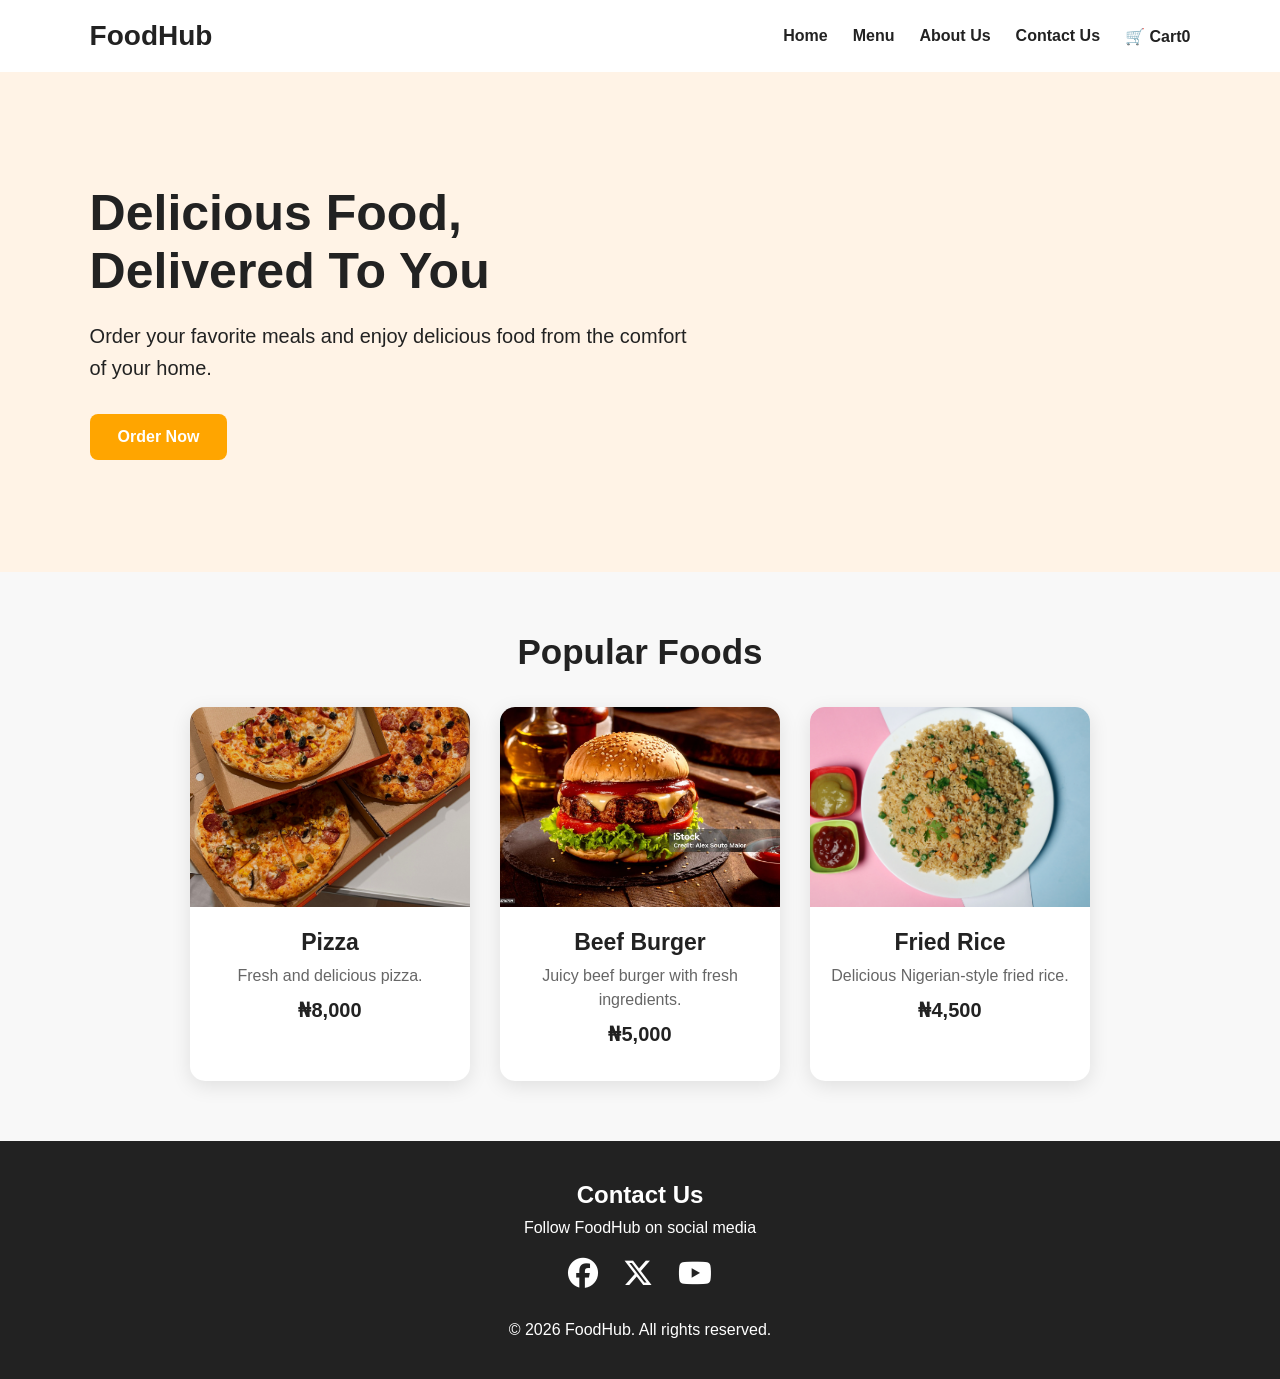
<file: index.html>
<!DOCTYPE html>
<html lang="en">

<head>
    <meta charset="UTF-8">
    <meta name="viewport" content="width=device-width, initial-scale=1.0">

    <title>FoodHub | Delicious Food Delivered</title>

    <link rel="stylesheet" href="css/style.css">

    <!-- Font Awesome Icons -->
    <link rel="stylesheet" href="https://cdnjs.cloudflare.com/ajax/libs/font-awesome/6.7.2/css/all.min.css">
</head>

<body>

    <!-- Website Header -->
    <header>

        <nav>
            <h1> FoodHub</h1>

            <ul>
                <li><a href="index.html">Home</a></li>
                <li><a href="menu.html">Menu</a></li>
                <li><a href="about.html">About Us</a></li>
                <li><a href="contact.html">Contact Us</a></li>
                <li><a href="cart.html">🛒 Cart</a></li>
            </ul>
        </nav>

    </header>


    <!-- Main Content -->
    <main>

        <!-- Hero Section -->
        <section class="hero">

            <div class="hero-text">

                <h2>Delicious Food,<br>Delivered To You </h2>

                <p>
                    Order your favorite meals and enjoy
                    delicious food from the comfort of your home.
                </p>

                <a href="menu.html">Order Now</a>

            </div>

        </section>


        <!-- Popular Food Section -->
        <section class="popular">

            <h2>Popular Foods</h2>

            <div class="food-container">

                <article class="food-card">

                    <img src="images/pizza.jpg" alt="Delicious Pizza">

                    <h3>Pizza</h3>

                    <p>Fresh and delicious pizza.</p>

                    <strong>₦8,000</strong>

                </article>


                <article class="food-card">

                    <img src="images/burger.jpg" alt="Delicious Burger">

                    <h3>Beef Burger</h3>

                    <p>Juicy beef burger with fresh ingredients.</p>

                    <strong>₦5,000</strong>

                </article>


                <article class="food-card">

                    <img src="images/Fried Rice.jpg" alt="Fried Rice">

                    <h3>Fried Rice</h3>

                    <p>Delicious Nigerian-style fried rice.</p>

                    <strong>₦4,500</strong>

                </article>

            </div>

        </section>

    </main>


    <!-- Footer -->
   <footer>

    <div class="contact-footer">

        <h2>Contact Us</h2>

        <p>Follow FoodHub on social media</p>

        <div class="social-icons">

            <a href="https://facebook.com" target="_blank" aria-label="Facebook">
                <i class="fa-brands fa-facebook"></i>
            </a>

            <a href="https://twitter.com" target="_blank" aria-label="Twitter">
                <i class="fa-brands fa-x-twitter"></i>
            </a>

            <a href="https://youtube.com" target="_blank" aria-label="YouTube">
                <i class="fa-brands fa-youtube"></i>
            </a>

        </div>

    </div>

    <p>&copy; 2026 FoodHub. All rights reserved.</p>

</footer>

    <script src="js/script.js"></script>

</body>

</html>
</file>
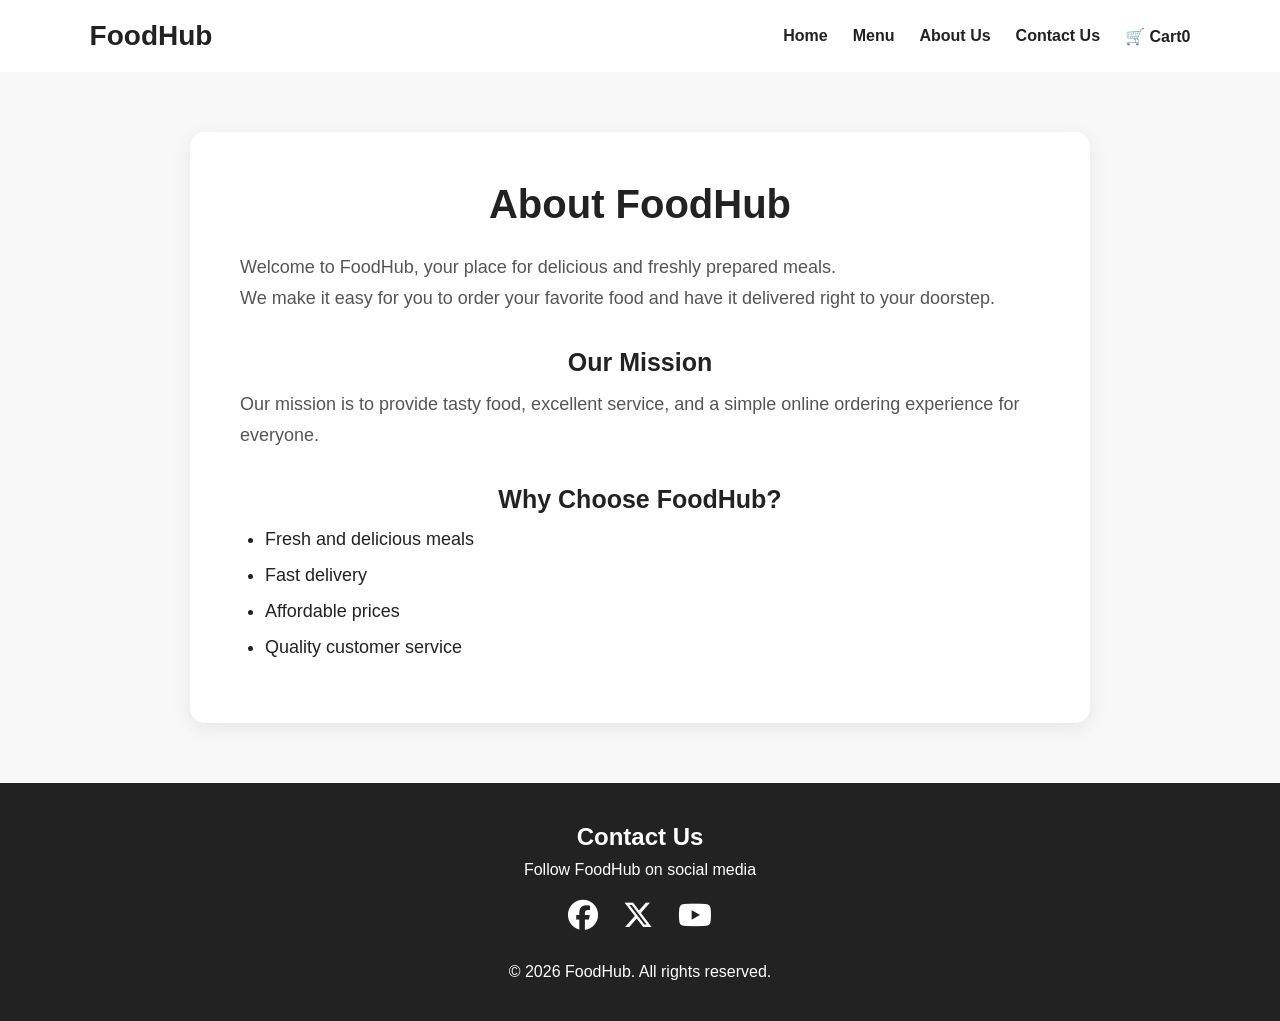
<file: about-DESKTOP-LKESPAM.html>
<!DOCTYPE html>
<html lang="en">

<head>
    <meta charset="UTF-8">
    <meta name="viewport" content="width=device-width, initial-scale=1.0">

    <title>FoodHub | About Us</title>

    <link rel="stylesheet" href="css/style.css">

    <!-- Font Awesome -->
    <link rel="stylesheet"
        href="https://cdnjs.cloudflare.com/ajax/libs/font-awesome/6.7.2/css/all.min.css">
</head>

<body>

    <!-- Header -->
    <header>

        <nav>

            <h1> FoodHub</h1>

            <ul>
                <li><a href="index.html">Home</a></li>
                <li><a href="menu.html">Menu</a></li>
                <li><a href="about.html">About Us</a></li>
                <li><a href="contact.html">Contact Us</a></li>
                <li><a href="cart.html">🛒 Cart</a></li>
            </ul>

        </nav>

    </header>


    <!-- Main Content -->
    <main>

        <section class="about">

            <h2>About FoodHub</h2>

            <p>
                Welcome to FoodHub, your place for delicious and
                freshly prepared meals.
            </p>

            <p>
                We make it easy for you to order your favorite food
                and have it delivered right to your doorstep.
            </p>

            <h3>Our Mission</h3>

            <p>
                Our mission is to provide tasty food, excellent service,
                and a simple online ordering experience for everyone.
            </p>

            <h3>Why Choose FoodHub?</h3>

            <ul>
                <li> Fresh and delicious meals</li>
                <li> Fast delivery</li>
                <li> Affordable prices</li>
                <li> Quality customer service</li>
            </ul>

        </section>

    </main>


    <!-- Footer -->
    <footer>

        <div class="contact-footer">

            <h2>Contact Us</h2>

            <p>Follow FoodHub on social media</p>

            <div class="social-icons">

                <a href="#" aria-label="Facebook">
                    <i class="fa-brands fa-facebook"></i>
                </a>

                <a href="#" aria-label="Twitter">
                    <i class="fa-brands fa-x-twitter"></i>
                </a>

                <a href="#" aria-label="YouTube">
                    <i class="fa-brands fa-youtube"></i>
                </a>

            </div>

        </div>

        <p>&copy; 2026 FoodHub. All rights reserved.</p>

    </footer>


    <script src="js/script.js"></script>

</body>
</html>
</file>
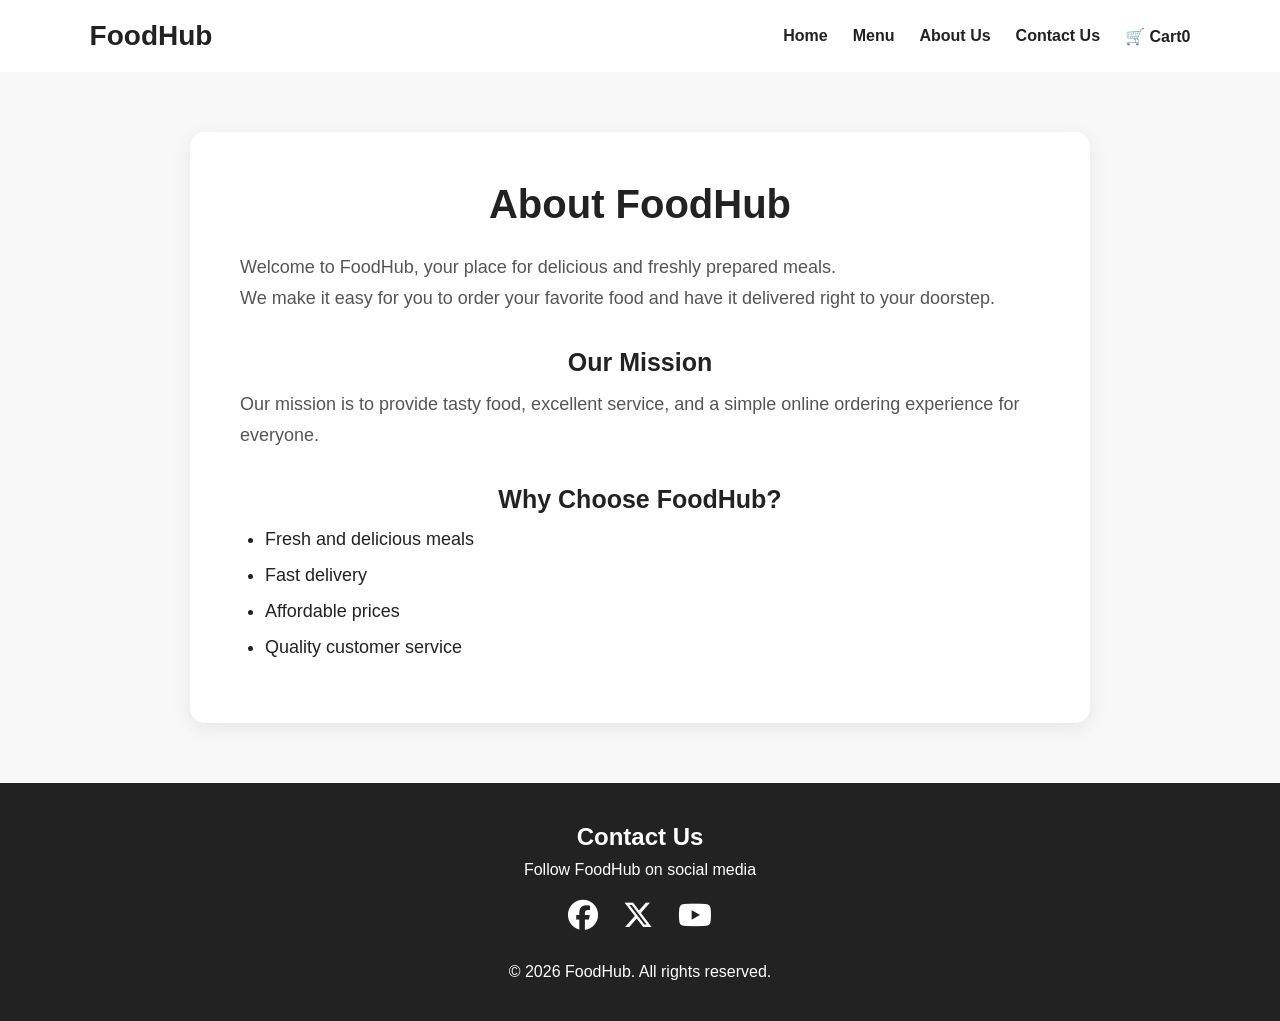
<file: about.html>
<!DOCTYPE html>
<html lang="en">

<head>
    <meta charset="UTF-8">
    <meta name="viewport" content="width=device-width, initial-scale=1.0">

    <title>FoodHub | About Us</title>

    <link rel="stylesheet" href="css/style.css">

    <!-- Font Awesome -->
    <link rel="stylesheet"
        href="https://cdnjs.cloudflare.com/ajax/libs/font-awesome/6.7.2/css/all.min.css">
</head>

<body>

    <!-- Header -->
    <header>

        <nav>

            <h1> FoodHub</h1>

            <ul>
                <li><a href="index.html">Home</a></li>
                <li><a href="menu.html">Menu</a></li>
                <li><a href="about.html">About Us</a></li>
                <li><a href="contact.html">Contact Us</a></li>
                <li><a href="cart.html">🛒 Cart</a></li>
            </ul>

        </nav>

    </header>


    <!-- Main Content -->
    <main>

        <section class="about">

            <h2>About FoodHub</h2>

            <p>
                Welcome to FoodHub, your place for delicious and
                freshly prepared meals.
            </p>

            <p>
                We make it easy for you to order your favorite food
                and have it delivered right to your doorstep.
            </p>

            <h3>Our Mission</h3>

            <p>
                Our mission is to provide tasty food, excellent service,
                and a simple online ordering experience for everyone.
            </p>

            <h3>Why Choose FoodHub?</h3>

            <ul>
                <li> Fresh and delicious meals</li>
                <li> Fast delivery</li>
                <li> Affordable prices</li>
                <li> Quality customer service</li>
            </ul>

        </section>

    </main>


    <!-- Footer -->
    <footer>

        <div class="contact-footer">

            <h2>Contact Us</h2>

            <p>Follow FoodHub on social media</p>

            <div class="social-icons">

                <a href="#" aria-label="Facebook">
                    <i class="fa-brands fa-facebook"></i>
                </a>

                <a href="#" aria-label="Twitter">
                    <i class="fa-brands fa-x-twitter"></i>
                </a>

                <a href="#" aria-label="YouTube">
                    <i class="fa-brands fa-youtube"></i>
                </a>

            </div>

        </div>

        <p>&copy; 2026 FoodHub. All rights reserved.</p>

    </footer>


    <script src="js/script.js"></script>

</body>

</html>
</file>
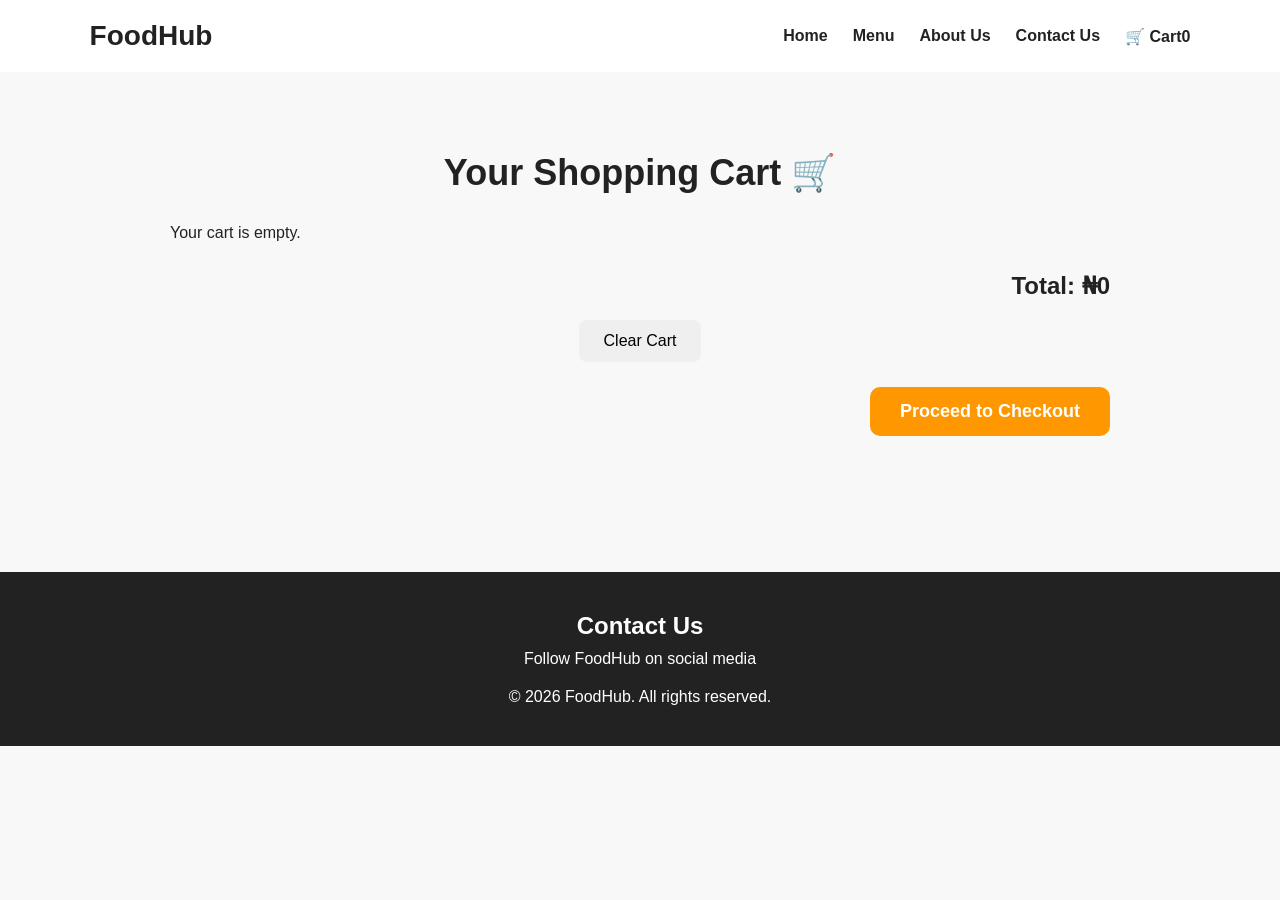
<file: cart.html>
<!DOCTYPE html>
<html lang="en">

<head>
    <meta charset="UTF-8">
    <meta name="viewport" content="width=device-width, initial-scale=1.0">

    <title>FoodHub | Cart</title>

    <link rel="stylesheet" href="css/style.css">
</head>

<body>

    <header>

        <nav>

            <h1> FoodHub</h1>

            <ul>
                <li><a href="index.html">Home</a></li>
                <li><a href="menu.html">Menu</a></li>
                <li><a href="about.html">About Us</a></li>
                <li><a href="contact.html">Contact Us</a></li>
                <li><a href="cart.html">🛒 Cart</a></li>
            </ul>

        </nav>

    </header>


    <main>

        <section class="cart">

            <h2>Your Shopping Cart 🛒</h2>

            <div id="cart-items">
                <!-- JavaScript will put cart items here -->
            </div>

            <h3 id="cart-total">
                Total: ₦0
            </h3>

            <button id="clear-cart">
                Clear Cart
            </button>
            <a href="checkout.html" id="checkoutBtn">Proceed to Checkout</a>

        </section>

    </main>


    <footer>

        <div class="contact-footer">

            <h2>Contact Us</h2>

            <p>Follow FoodHub on social media</p>

        </div>

        <p>&copy; 2026 FoodHub. All rights reserved.</p>

    </footer>


    <script src="js/script.js"></script>

</body>

</html>
</file>
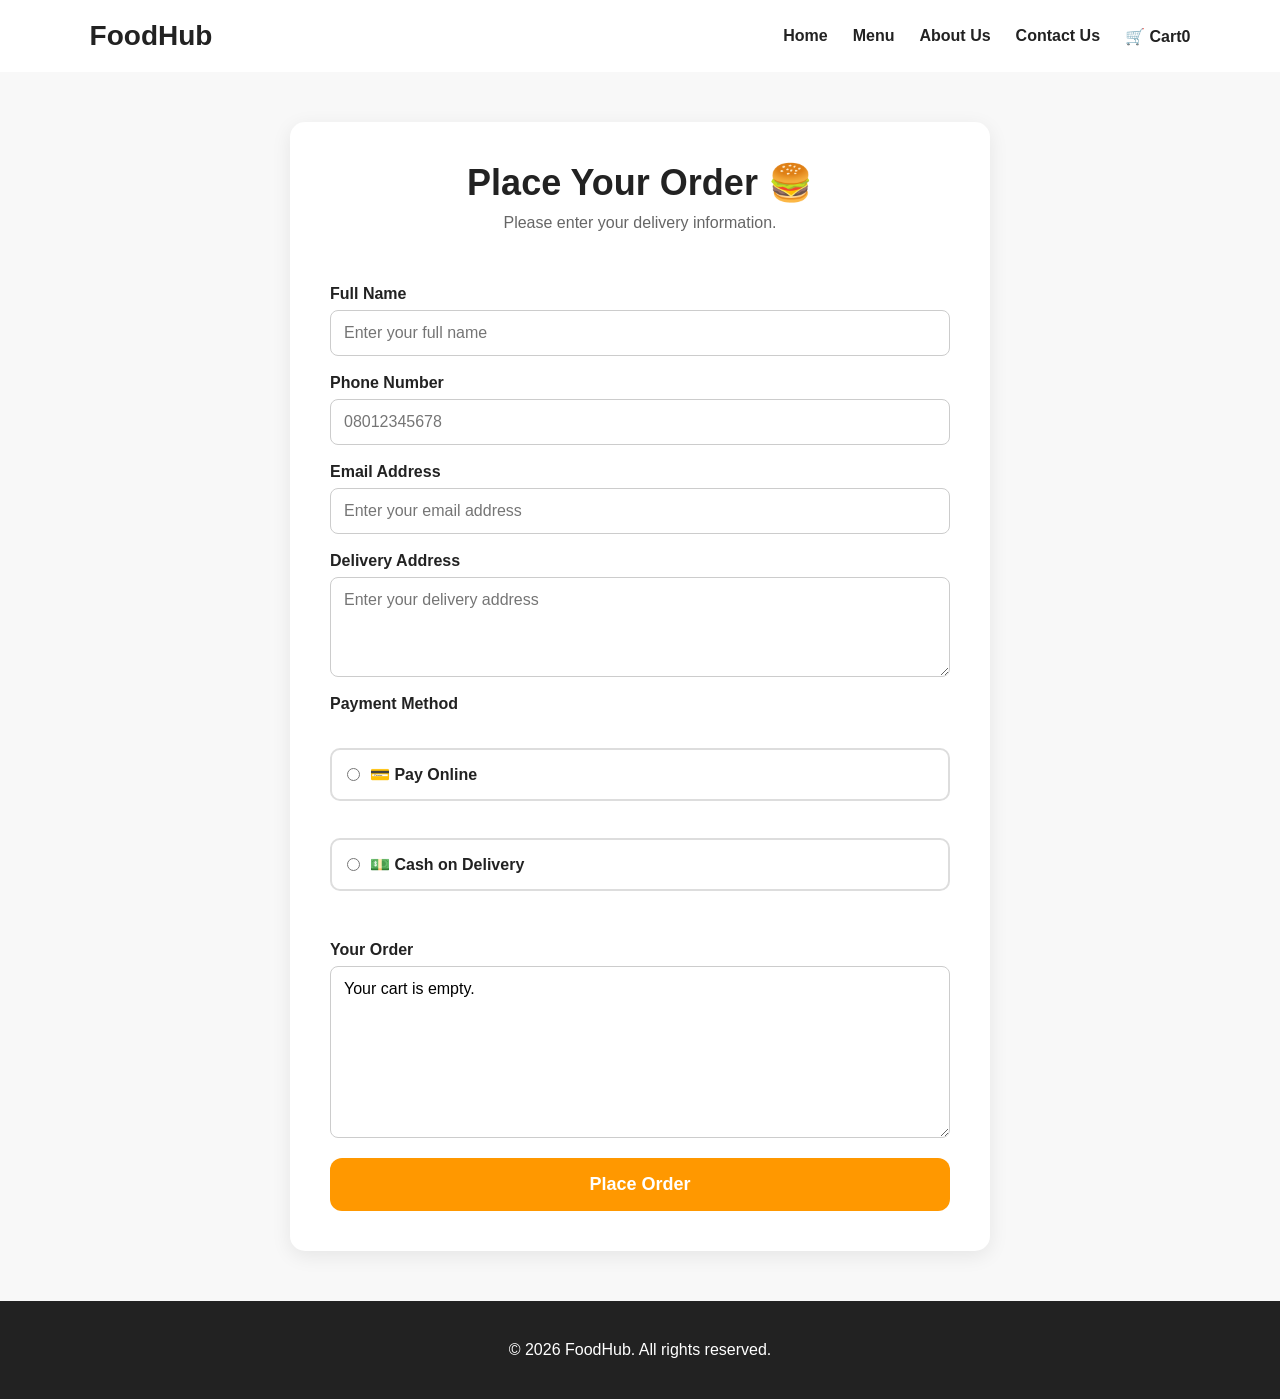
<file: checkout.html>
<!DOCTYPE html>
<html lang="en">

<head>
    <meta charset="UTF-8">
    <meta name="viewport" content="width=device-width, initial-scale=1.0">

    <title>FoodHub | Checkout</title>

    <link rel="stylesheet" href="css/style.css">
</head>

<body>

    <header>
        <nav>

            <h1>FoodHub</h1>

            <ul>
                <li><a href="index.html">Home</a></li>
                <li><a href="menu.html">Menu</a></li>
                <li><a href="about.html">About Us</a></li>
                <li><a href="contact.html">Contact Us</a></li>
                <li><a href="cart.html">🛒 Cart</a></li>
            </ul>

        </nav>
    </header>


    <main>

        <section class="checkout">

            <h2>Place Your Order 🍔</h2>

            <p>Please enter your delivery information.</p>


            <form
                action="https://formspree.io/f/xeajgrky"
                method="POST">

                <label for="customer-name">
                    Full Name
                </label>

                <input
                    type="text"
                    id="customer-name"
                    name="customer_name"
                    placeholder="Enter your full name"
                    required>


                <label for="phone">
                    Phone Number
                </label>

                <input
                    type="tel"
                    id="phone"
                    name="phone"
                    placeholder="08012345678"
                    required>
                    <label for="email">
    Email Address
</label>

<input
    type="email"
    id="email"
    name="email"
    placeholder="Enter your email address"
    required>


                <label for="address">
                    Delivery Address
                </label>

                <textarea
                    id="address"
                    name="address"
                    rows="4"
                    placeholder="Enter your delivery address"
                    required></textarea>
                    <label>Payment Method</label>

<div class="payment-options">

    <label>
        <input type="radio" name="payment_method" value="Pay Online" required>
        💳 Pay Online
    </label>

    <label>
        <input type="radio" name="payment_method" value="Cash on Delivery">
        💵 Cash on Delivery
    </label>

</div>


                <!-- JavaScript will put the order here -->

                <label for="order">
                    Your Order
                </label>

                <textarea
                    id="order"
                    name="order"
                    rows="8"
                    readonly></textarea>
                    <input
    type="hidden"
    id="payment-reference"
    name="payment_reference"
    value="">


                <button type="submit">
                    Place Order
                </button>

            </form>

        </section>

    </main>


    <footer>

        <p>&copy; 2026 FoodHub. All rights reserved.</p>

    </footer>


    <script src="https://js.paystack.co/v2/inline.js"></script>
<script src="js/script.js"></script>

</body>

</html>
</file>
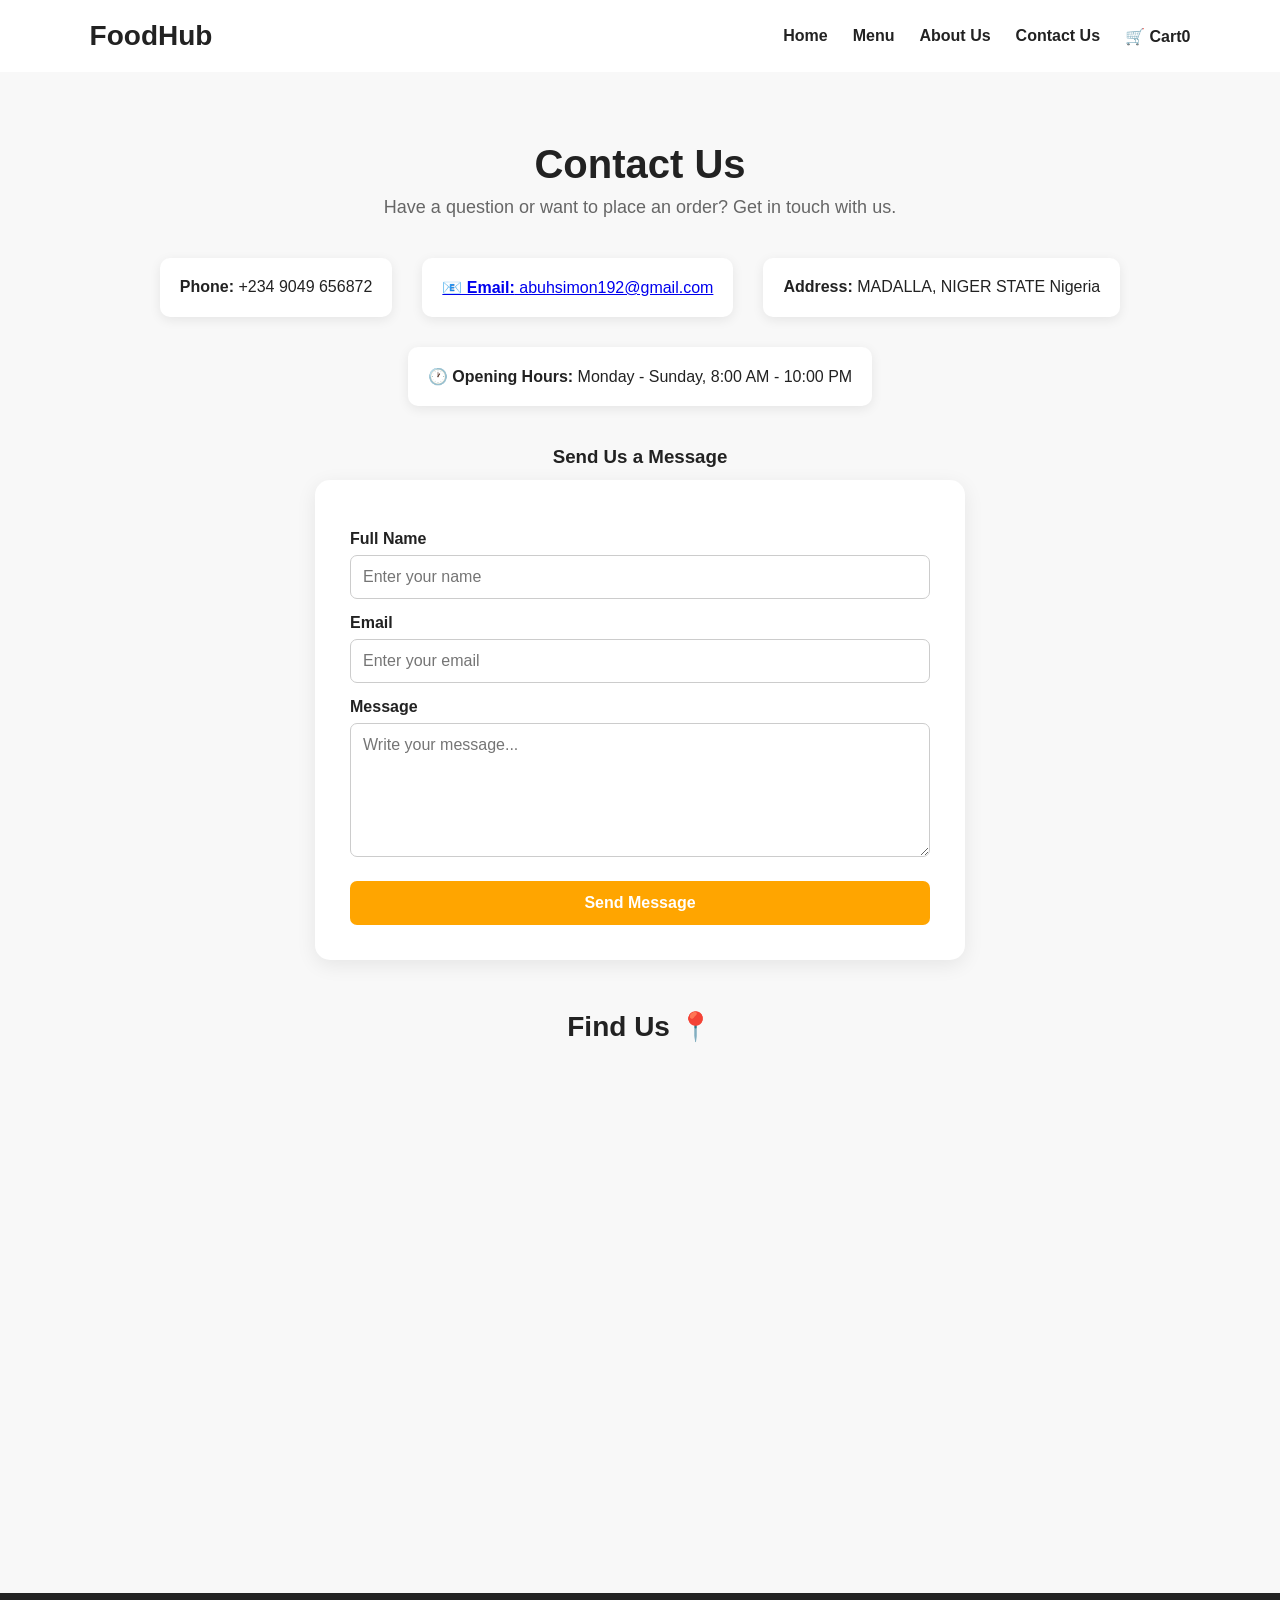
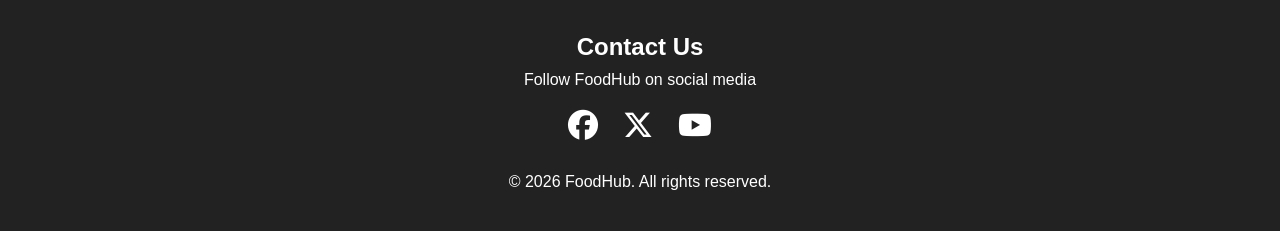
<file: contact.html>
<!DOCTYPE html>
<html lang="en">

<head>
    <meta charset="UTF-8">
    <meta name="viewport" content="width=device-width, initial-scale=1.0">

    <title>FoodHub | Contact Us</title>

    <link rel="stylesheet" href="css/style.css">

    <!-- Font Awesome -->
    <link rel="stylesheet"
        href="https://cdnjs.cloudflare.com/ajax/libs/font-awesome/6.7.2/css/all.min.css">
</head>

<body>

    <!-- Header -->
    <header>

        <nav>

            <h1> FoodHub</h1>

            <ul>
                <li><a href="index.html">Home</a></li>
                <li><a href="menu.html">Menu</a></li>
                <li><a href="about.html">About Us</a></li>
                <li><a href="contact.html">Contact Us</a></li>
                <li><a href="cart.html">🛒 Cart</a></li>
            </ul>

        </nav>

    </header>


    <!-- Main Content -->
    <main>

        <section class="contact">

            <h2>Contact Us </h2>

            <p>
                Have a question or want to place an order?
                Get in touch with us.
            </p>


            <!-- Contact Information -->

            <div class="contact-info">

                <p>
                    <strong> Phone:</strong>
                    +234 9049 656872
                </p>

                <p>
                    <a href="mailto: abuhsimon192@gmail.com">
                    <strong>📧 Email:</strong>
                     abuhsimon192@gmail.com
                </a>
                </p>

                <p>
                    <strong> Address:</strong>
                    MADALLA, NIGER STATE Nigeria
                </p>

                <p>
                    <strong>🕐 Opening Hours:</strong>
                    Monday - Sunday, 8:00 AM - 10:00 PM
                </p>

            </div>


            <!-- Contact Form -->

            <h3>Send Us a Message</h3>

<form action="https://formspree.io/f/xeajgrky" method="POST">

    <label for="name">Full Name</label>

    <input
        type="text"
        id="name"
        name="name"
        placeholder="Enter your name"
        required
    >

    <label for="email">Email</label>

    <input
        type="email"
        id="email"
        name="email"
        placeholder="Enter your email"
        required
    >

    <label for="message">Message</label>

    <textarea
        id="message"
        name="message"
        rows="6"
        placeholder="Write your message..."
        required
    ></textarea>

    <button type="submit">
        Send Message
    </button>

</form>


            <!-- Map -->

            <section class="map">

                <h3>Find Us 📍</h3>

    <div class="map-container">
<iframe
    src="https://www.google.com/maps?q=Air-Max%20Computer%20Institute&output=embed"
    width="100%"
    height="400"
    style="border:0;"
    allowfullscreen
    loading="lazy">
</iframe>

</div>

            </section>

        </section>

    </main>


    <!-- Footer -->

    <footer>

        <div class="contact-footer">

            <h2>Contact Us</h2>

            <p>Follow FoodHub on social media</p>

            <div class="social-icons">

                <a href="#" aria-label="Facebook">
                    <i class="fa-brands fa-facebook"></i>
                </a>

                <a href="#" aria-label="Twitter">
                    <i class="fa-brands fa-x-twitter"></i>
                </a>

                <a href="#" aria-label="YouTube">
                    <i class="fa-brands fa-youtube"></i>
                </a>

            </div>

        </div>

        <p>&copy; 2026 FoodHub. All rights reserved.</p>

    </footer>


    <script src="js/script.js"></script>

</body>

</html>
</file>
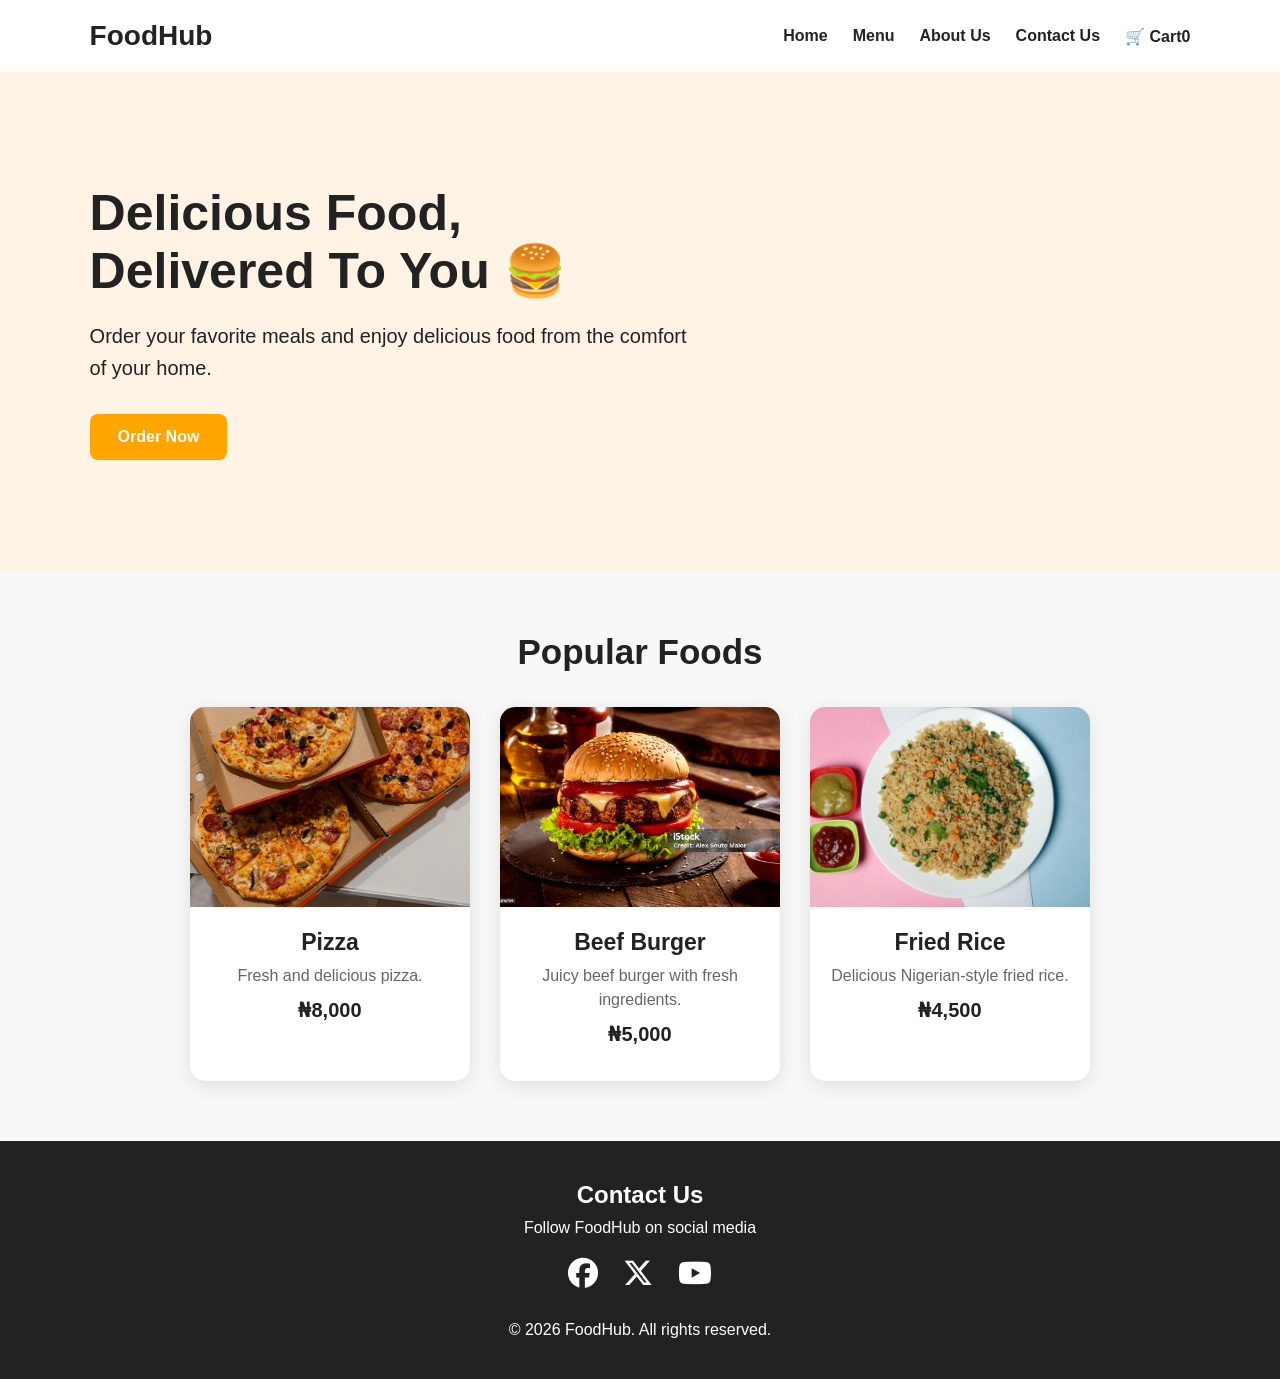
<file: index-DESKTOP-LKESPAM.html>
<!DOCTYPE html>
<html lang="en">

<head>
    <meta charset="UTF-8">
    <meta name="viewport" content="width=device-width, initial-scale=1.0">

    <title>FoodHub | Delicious Food Delivered</title>

    <link rel="stylesheet" href="css/style.css">

    <!-- Font Awesome Icons -->
    <link rel="stylesheet" href="https://cdnjs.cloudflare.com/ajax/libs/font-awesome/6.7.2/css/all.min.css">
</head>

<body>

    <!-- Website Header -->
    <header>

        <nav>
            <h1> FoodHub</h1>

            <ul>
                <li><a href="index.html">Home</a></li>
                <li><a href="menu.html">Menu</a></li>
                <li><a href="about.html">About Us</a></li>
                <li><a href="contact.html">Contact Us</a></li>
                <li><a href="cart.html">🛒 Cart</a></li>
            </ul>
        </nav>

    </header>


    <!-- Main Content -->
    <main>

        <!-- Hero Section -->
        <section class="hero">

            <div class="hero-text">

                <h2>Delicious Food,<br>Delivered To You 🍔</h2>

                <p>
                    Order your favorite meals and enjoy
                    delicious food from the comfort of your home.
                </p>

                <a href="menu.html">Order Now</a>

            </div>

        </section>


        <!-- Popular Food Section -->
        <section class="popular">

            <h2>Popular Foods</h2>

            <div class="food-container">

                <article class="food-card">

                    <img src="images/pizza.jpg" alt="Delicious Pizza" loading="lazy">

                    <h3>Pizza</h3>

                    <p>Fresh and delicious pizza.</p>

                    <strong>₦8,000</strong>

                </article>


                <article class="food-card">

                    <img src="images/burger.jpg" alt="Delicious Burger" loading="lazy">

                    <h3>Beef Burger</h3>

                    <p>Juicy beef burger with fresh ingredients.</p>

                    <strong>₦5,000</strong>

                </article>


                <article class="food-card">

                    <img src="images/Fried Rice.jpg" alt="Fried Rice" loading="lazy">

                    <h3>Fried Rice</h3>

                    <p>Delicious Nigerian-style fried rice.</p>

                    <strong>₦4,500</strong>

                </article>

            </div>

        </section>

    </main>


    <!-- Footer -->
   <footer>

    <div class="contact-footer">

        <h2>Contact Us</h2>

        <p>Follow FoodHub on social media</p>

        <div class="social-icons">

            <a href="https://facebook.com" target="_blank" aria-label="Facebook">
                <i class="fa-brands fa-facebook"></i>
            </a>

            <a href="https://twitter.com" target="_blank" aria-label="Twitter">
                <i class="fa-brands fa-x-twitter"></i>
            </a>

            <a href="https://youtube.com" target="_blank" aria-label="YouTube">
                <i class="fa-brands fa-youtube"></i>
            </a>

        </div>

    </div>

    <p>&copy; 2026 FoodHub. All rights reserved.</p>

</footer>

    <script src="js/script.js"></script>

</body>

</html>
</file>
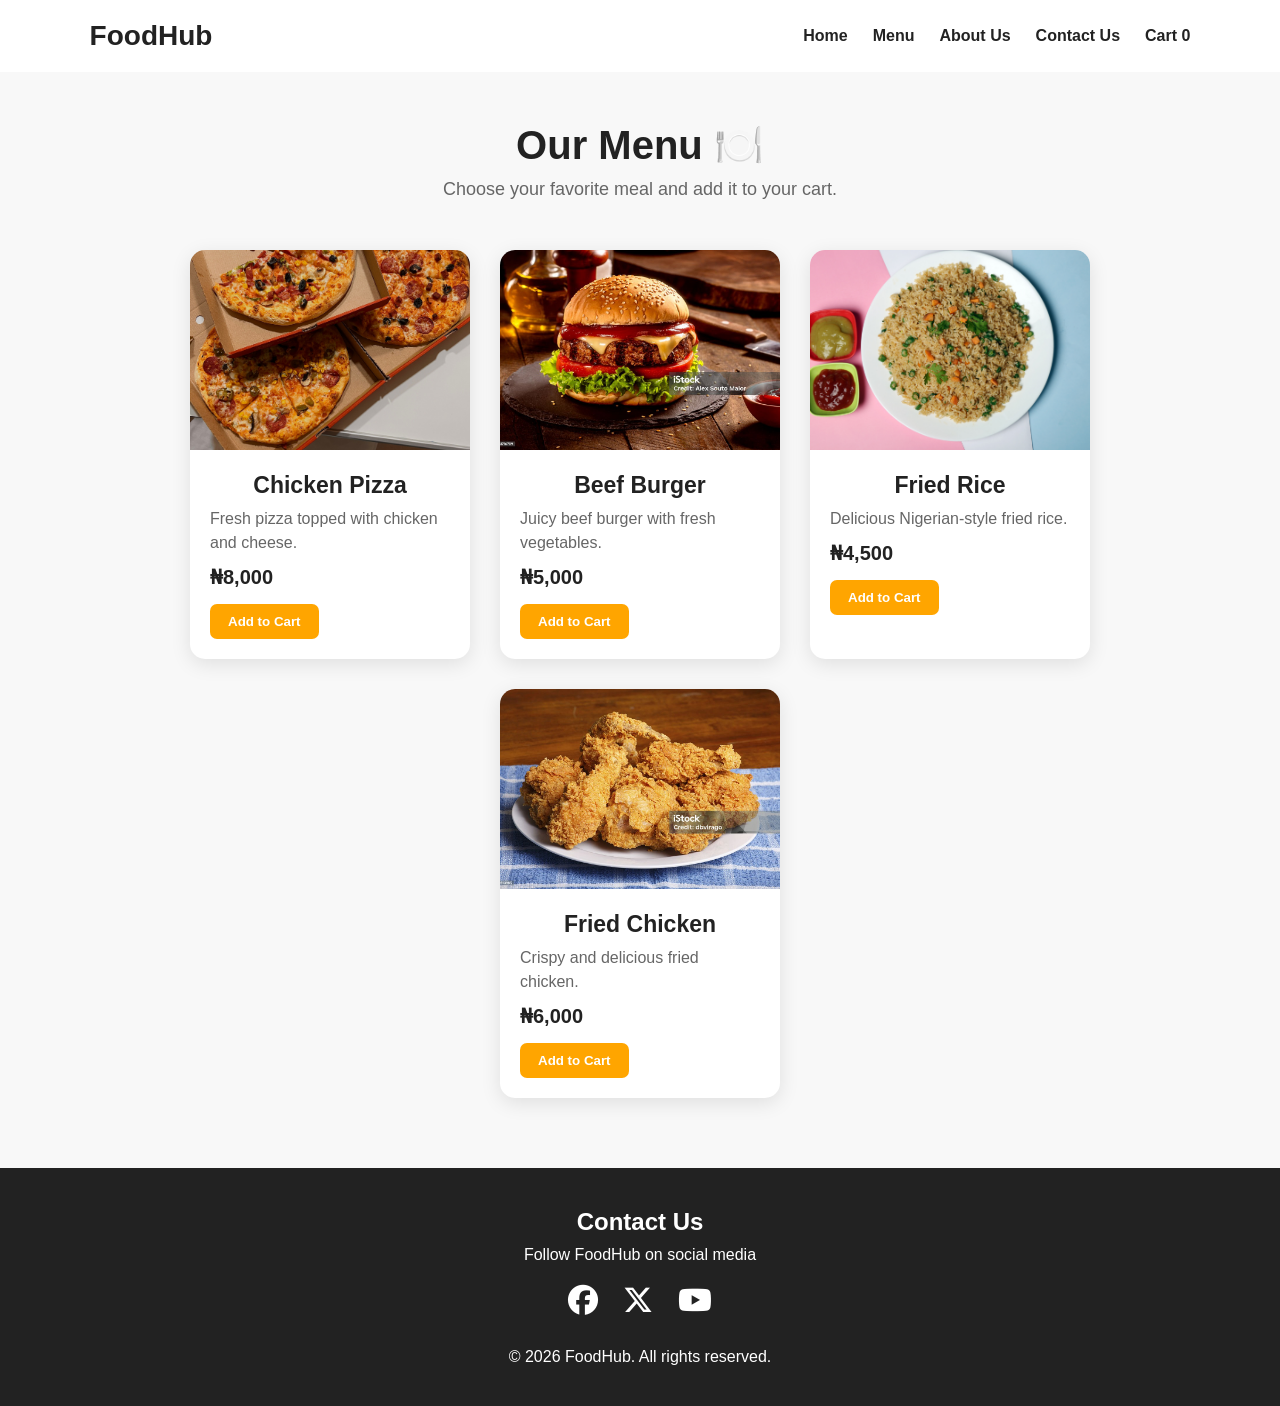
<file: menu-DESKTOP-LKESPAM.html>
<!DOCTYPE html>
<html lang="en">

<head>
    <meta charset="UTF-8">
    <meta name="viewport" content="width=device-width, initial-scale=1.0">

    <title>FoodHub | Menu</title>

    <link rel="stylesheet" href="css/style.css">

    <!-- Font Awesome -->
    <link rel="stylesheet"
        href="https://cdnjs.cloudflare.com/ajax/libs/font-awesome/6.7.2/css/all.min.css">
</head>

<body>

    <!-- Header -->
    <header>

        <nav>

            <h1> FoodHub</h1>

            <ul>
                <li><a href="index.html">Home</a></li>
                <li><a href="menu.html">Menu</a></li>
                <li><a href="about.html">About Us</a></li>
                <li><a href="contact.html">Contact Us</a></li>
                <li><a href="cart.html">Cart <span id="cart-count"></span></a></li>
            </ul>

        </nav>

    </header>


    <!-- Main Content -->
    <main>

        <!-- Menu Heading -->
        <section class="menu-heading">

            <h2>Our Menu 🍽️</h2>

            <p>Choose your favorite meal and add it to your cart.</p>

        </section>


        <!-- Food Menu -->
        <section class="menu">

            <div class="food-container">


                <!-- Pizza -->
                <article class="food-card">

                    <img src="images/pizza.jpg" alt="Pizza" loading="lazy">

                    <h3>Chicken Pizza</h3>

                    <p>Fresh pizza topped with chicken and cheese.</p>

                    <strong>₦8,000</strong>

                    <button
    type="button"
    class="add-to-cart"
    data-name="Chicken Pizza"
    data-price="8000">
    Add to Cart
</button>

                </article>


                <!-- Burger -->
                <article class="food-card">

                    <img src="images/burger.jpg" alt="Beef Burger" loading="lazy">

                    <h3>Beef Burger</h3>

                    <p>Juicy beef burger with fresh vegetables.</p>

                    <strong>₦5,000</strong>

                    <button
    type="button"
    class="add-to-cart"
    data-name="Beef Burger"
    data-price="5000">
    Add to Cart
</button>

                </article>


                <!-- Fried Rice -->
                <article class="food-card">

                    <img src="images/Fried Rice.jpg" alt="Fried Rice" loading="lazy">

                    <h3>Fried Rice</h3>

                    <p>Delicious Nigerian-style fried rice.</p>

                    <strong>₦4,500</strong>

                    <button
    type="button"
    class="add-to-cart"
    data-name="Fried Rice"
    data-price="4500">
    Add to Cart
</button>

                </article>


              <article class="food-card">

    <img src="images/chicken.jpg" alt="Fried Chicken" loading="lazy">

    <h3>Fried Chicken</h3>

    <p>Crispy and delicious fried chicken.</p>

    <strong>₦6,000</strong>

    <button
        type="button"
        class="add-to-cart"
        data-name="Fried Chicken"
        data-price="6000">
        Add to Cart
    </button>

</article>


            </div>

        </section>

    </main>


    <!-- Footer -->
    <footer>

        <div class="contact-footer">

            <h2>Contact Us</h2>

            <p>Follow FoodHub on social media</p>

            <div class="social-icons">

                <a href="#" aria-label="Facebook">
                    <i class="fa-brands fa-facebook"></i>
                </a>

                <a href="#" aria-label="Twitter">
                    <i class="fa-brands fa-x-twitter"></i>
                </a>

                <a href="#" aria-label="YouTube">
                    <i class="fa-brands fa-youtube"></i>
                </a>

            </div>

        </div>

        <p>&copy; 2026 FoodHub. All rights reserved.</p>

    </footer>


    <script src="js/script.js"></script>

</body>

</html>
</file>
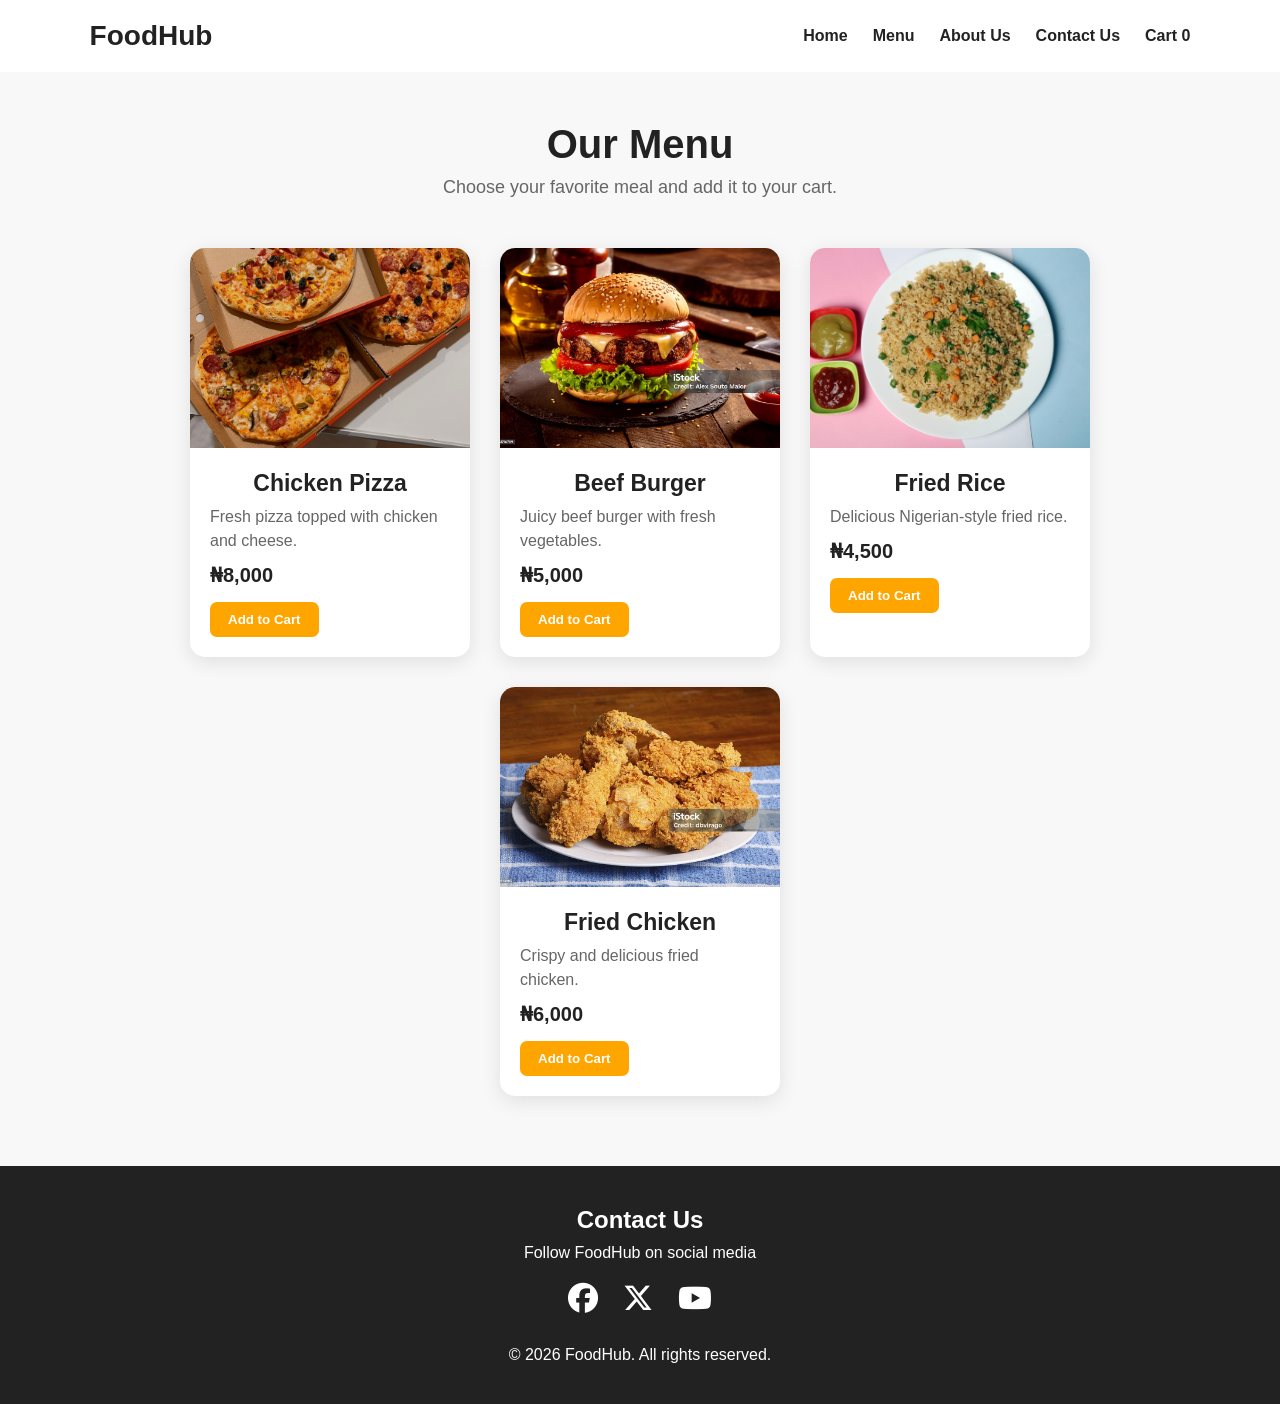
<file: menu.html>
<!DOCTYPE html>
<html lang="en">

<head>
    <meta charset="UTF-8">
    <meta name="viewport" content="width=device-width, initial-scale=1.0">

    <title>FoodHub | Menu</title>

    <link rel="stylesheet" href="css/style.css">

    <!-- Font Awesome -->
    <link rel="stylesheet"
        href="https://cdnjs.cloudflare.com/ajax/libs/font-awesome/6.7.2/css/all.min.css">
</head>

<body>

    <!-- Header -->
    <header>

        <nav>

            <h1> FoodHub</h1>

            <ul>
                <li><a href="index.html">Home</a></li>
                <li><a href="menu.html">Menu</a></li>
                <li><a href="about.html">About Us</a></li>
                <li><a href="contact.html">Contact Us</a></li>
                <li><a href="cart.html">Cart <span id="cart-count"></span></a></li>
            </ul>

        </nav>

    </header>


    <!-- Main Content -->
    <main>

        <!-- Menu Heading -->
        <section class="menu-heading">

            <h2>Our Menu </h2>

            <p>Choose your favorite meal and add it to your cart.</p>

        </section>


        <!-- Food Menu -->
        <section class="menu">

            <div class="food-container">


                <!-- Pizza -->
                <article class="food-card">

                    <img src="images/pizza.jpg" alt="Pizza">

                    <h3>Chicken Pizza</h3>

                    <p>Fresh pizza topped with chicken and cheese.</p>

                    <strong>₦8,000</strong>

                    <button
    type="button"
    class="add-to-cart"
    data-name="Chicken Pizza"
    data-price="8000">
    Add to Cart
</button>

                </article>


                <!-- Burger -->
                <article class="food-card">

                    <img src="images/burger.jpg" alt="Beef Burger">

                    <h3>Beef Burger</h3>

                    <p>Juicy beef burger with fresh vegetables.</p>

                    <strong>₦5,000</strong>

                    <button
    type="button"
    class="add-to-cart"
    data-name="Beef Burger"
    data-price="5000">
    Add to Cart
</button>

                </article>


                <!-- Fried Rice -->
                <article class="food-card">

                    <img src="images/Fried Rice.jpg" alt="Fried Rice">

                    <h3>Fried Rice</h3>

                    <p>Delicious Nigerian-style fried rice.</p>

                    <strong>₦4,500</strong>

                    <button
    type="button"
    class="add-to-cart"
    data-name="Fried Rice"
    data-price="4500">
    Add to Cart
</button>

                </article>


              <article class="food-card">

    <img src="images/chicken.jpg" alt="Fried Chicken">

    <h3>Fried Chicken</h3>

    <p>Crispy and delicious fried chicken.</p>

    <strong>₦6,000</strong>

    <button
        type="button"
        class="add-to-cart"
        data-name="Fried Chicken"
        data-price="6000">
        Add to Cart
    </button>

</article>


            </div>

        </section>

    </main>


    <!-- Footer -->
    <footer>

        <div class="contact-footer">

            <h2>Contact Us</h2>

            <p>Follow FoodHub on social media</p>

            <div class="social-icons">

                <a href="#" aria-label="Facebook">
                    <i class="fa-brands fa-facebook"></i>
                </a>

                <a href="#" aria-label="Twitter">
                    <i class="fa-brands fa-x-twitter"></i>
                </a>

                <a href="#" aria-label="YouTube">
                    <i class="fa-brands fa-youtube"></i>
                </a>

            </div>

        </div>

        <p>&copy; 2026 FoodHub. All rights reserved.</p>

    </footer>


    <script src="js/script.js"></script>

</body>

</html>
</file>
<file: css/style.css>
/* Reset */

* {
    margin: 0;
    padding: 0;
    box-sizing: border-box;
}


/* Body */

body {
    font-family: Arial, sans-serif;
    background-color: #f8f8f8;
    color: #222;
}


/* Navigation */

nav {
    display: flex;
    justify-content: space-between;
    align-items: center;
    padding: 20px 7%;
    background-color: white;
}

nav h1 {
    font-size: 28px;
}

nav ul {
    display: flex;
    gap: 25px;
    list-style: none;
}

nav ul li a {
    text-decoration: none;
    color: #222;
    font-weight: bold;
}

nav ul li a:hover {
    color: orange;
}/* Footer */

footer {
    text-align: center;
    padding: 40px 20px;
    background-color: #222;
    color: white;
}

.contact-footer h2 {
    margin-bottom: 10px;
}

.contact-footer p {
    margin-bottom: 20px;
}

.social-icons {
    display: flex;
    justify-content: center;
    gap: 25px;
    margin-bottom: 30px;
}

.social-icons a {
    color: white;
    font-size: 30px;
    text-decoration: none;
    transition: 0.3s;
}

.social-icons a:hover {
    transform: translateY(-5px);
}

/* Hero Section */

.hero {
    min-height: 500px;
    display: flex;
    align-items: center;
    padding: 60px 7%;
    background-color: #fff3e6;
}

.hero-text {
    max-width: 600px;
}

.hero-text h2 {
    font-size: 50px;
    margin-bottom: 20px;
}

.hero-text p {
    font-size: 20px;
    line-height: 1.6;
    margin-bottom: 30px;
}

.hero-text a {
    display: inline-block;
    padding: 14px 28px;
    background-color: orange;
    color: white;
    text-decoration: none;
    border-radius: 8px;
    font-weight: bold;
}

.hero-text a:hover {
    background-color: darkorange;
}


/* Popular Foods */

.popular {
    padding: 60px 7%;
    text-align: center;
}

.popular > h2 {
    font-size: 35px;
    margin-bottom: 35px;
}

.food-container {
    display: flex;
    justify-content: center;
    gap: 30px;
    flex-wrap: wrap;
}


/* Food Cards */

.food-card {
    width: 300px;
    background-color: white;
    border-radius: 12px;
    overflow: hidden;
    box-shadow: 0 5px 15px rgba(0, 0, 0, 0.1);
    padding-bottom: 20px;
}

.food-card img {
    width: 100%;
    height: 200px;
    object-fit: cover;
}

.food-card h3 {
    font-size: 22px;
    margin: 15px 0 8px;
}

.food-card p {
    margin-bottom: 10px;
}

.food-card strong {
    font-size: 20px;
}

/* ============================= */
/* GENERAL BODY */
/* ============================= */

body {
    margin: 0;
    font-family: Arial, sans-serif;
    background-color: #f8f8f8;
    color: #222;
}


/* ============================= */
/* MENU PAGE */
/* ============================= */

.menu-heading {
    text-align: center;
    padding: 50px 20px 20px;
}

.menu-heading h2 {
    font-size: 40px;
    margin-bottom: 10px;
}

.menu-heading p {
    font-size: 18px;
    color: #666;
}

.menu {
    padding: 30px 7% 70px;
}

.food-container {
    display: flex;
    justify-content: center;
    gap: 30px;
    flex-wrap: wrap;
}

.food-card {
    width: 280px;
    background-color: white;
    border-radius: 15px;
    overflow: hidden;
    box-shadow: 0 5px 20px rgba(0, 0, 0, 0.1);
    padding-bottom: 20px;
    transition: transform 0.3s;
}

.food-card:hover {
    transform: translateY(-8px);
}

.food-card img {
    width: 100%;
    height: 200px;
    object-fit: cover;
}

.food-card h3,
.food-card p,
.food-card strong {
    margin-left: 20px;
    margin-right: 20px;
}

.food-card h3 {
    font-size: 23px;
    margin-top: 18px;
}

.food-card p {
    color: #666;
    line-height: 1.5;
}

.food-card strong {
    display: block;
    font-size: 20px;
    margin-bottom: 15px;
}

.food-card button {
    margin-left: 20px;
    padding: 10px 18px;
    border: none;
    border-radius: 7px;
    background-color: orange;
    color: white;
    font-weight: bold;
    cursor: pointer;
}

.food-card button:hover {
    background-color: darkorange;
}


/* ============================= */
/* ABOUT PAGE */
/* ============================= */

.about {
    max-width: 900px;
    margin: 60px auto;
    padding: 50px;
    background-color: white;
    border-radius: 15px;
    box-shadow: 0 5px 20px rgba(0, 0, 0, 0.08);
}

.about h2 {
    text-align: center;
    font-size: 40px;
    margin-bottom: 25px;
}

.about h3 {
    font-size: 25px;
    margin-top: 35px;
}

.about p {
    font-size: 18px;
    line-height: 1.7;
    color: #555;
}

.about ul {
    padding-left: 25px;
}

.about li {
    margin: 15px 0;
    font-size: 18px;
}


/* ============================= */
/* CONTACT PAGE */
/* ============================= */

.contact {
    max-width: 1100px;
    margin: 50px auto;
    padding: 20px;
}

.contact > h2 {
    text-align: center;
    font-size: 40px;
    margin-bottom: 10px;
}

.contact > p {
    text-align: center;
    font-size: 18px;
    color: #666;
    margin-bottom: 40px;
}

.contact-info {
    display: flex;
    justify-content: center;
    gap: 30px;
    flex-wrap: wrap;
    margin-bottom: 40px;
}

.contact-info p {
    background-color: white;
    padding: 20px;
    border-radius: 10px;
    box-shadow: 0 3px 12px rgba(0, 0, 0, 0.08);
}


/* Contact Form */

.contact form {
    max-width: 650px;
    margin: 0 auto 50px;
    background-color: white;
    padding: 35px;
    border-radius: 15px;
    box-shadow: 0 5px 20px rgba(0, 0, 0, 0.08);
}

.contact form label {
    display: block;
    margin-top: 15px;
    margin-bottom: 7px;
    font-weight: bold;
}

.contact form input,
.contact form textarea {
    width: 100%;
    padding: 12px;
    border: 1px solid #ccc;
    border-radius: 7px;
    font-size: 16px;
    box-sizing: border-box;
}

.contact form textarea {
    resize: vertical;
}

.contact form button {
    margin-top: 20px;
    padding: 13px 25px;
    border: none;
    border-radius: 7px;
    background-color: orange;
    color: white;
    font-size: 16px;
    font-weight: bold;
    cursor: pointer;
}

.contact form button:hover {
    background-color: darkorange;
}


/* ============================= */
/* MAP */
/* ============================= */

.map {
    margin-top: 40px;
}

.map h3 {
    text-align: center;
    font-size: 28px;
    margin-bottom: 20px;
}

.map iframe {
    width: 100%;
    border-radius: 15px;
}


/* ============================= */
/* MOBILE RESPONSIVE DESIGN */
/* ============================= */

@media (max-width: 700px) {

    .about {
        margin: 30px 15px;
        padding: 25px;
    }

    .about h2,
    .contact > h2 {
        font-size: 30px;
    }

    .contact {
        margin: 30px 10px;
    }

    .contact form {
        padding: 25px;
    }

    .food-card {
        width: 100%;
        max-width: 350px;
    }

}

/* =========================
   CART PAGE
========================= */

.cart {
    max-width: 1000px;
    margin: 50px auto;
    padding: 30px;
    min-height: 400px;
}

.cart h2 {
    text-align: center;
    font-size: 36px;
    margin-bottom: 30px;
}

#cart-items {
    display: flex;
    flex-direction: column;
    gap: 15px;
}

.cart-item {
    background: white;
    padding: 20px;
    border-radius: 12px;
    box-shadow: 0 4px 12px rgba(0, 0, 0, 0.1);

    display: flex;
    justify-content: space-between;
    align-items: center;
}

.cart-item h3 {
    margin: 0;
}

.cart-item p {
    margin: 5px 0;
}

#cart-total {
    text-align: right;
    font-size: 24px;
    margin-top: 30px;
}

#clear-cart {
    display: block;
    margin: 20px auto;
    padding: 12px 25px;
    border: none;
    border-radius: 8px;
    cursor: pointer;
    font-size: 16px;
}
.map-container {
    width: 100%;
    max-width: 1000px;
    margin: 40px auto;
}

.map-container iframe {
    width: 100%;
    height: 400px;
    border: 0;
    display: block;
}

/* =========================
   CHECKOUT PAGE
========================= */

.checkout {
    max-width: 700px;
    margin: 50px auto;
    padding: 40px;
    background: white;
    border-radius: 15px;
    box-shadow: 0 5px 20px rgba(0, 0, 0, 0.08);
}

.checkout h2 {
    text-align: center;
    font-size: 36px;
    margin-bottom: 10px;
}

.checkout > p {
    text-align: center;
    color: #666;
    margin-bottom: 35px;
}

.checkout form {
    display: flex;
    flex-direction: column;
}

.checkout label {
    font-weight: bold;
    margin-top: 18px;
    margin-bottom: 7px;
}

.checkout input,
.checkout textarea {
    width: 100%;
    box-sizing: border-box;
    padding: 13px;
    border: 1px solid #ccc;
    border-radius: 8px;
    font-size: 16px;
    font-family: Arial, sans-serif;
}

.checkout input:focus,
.checkout textarea:focus {
    outline: none;
    border-color: orange;
}

.checkout textarea {
    resize: vertical;
}

.checkout button {
    margin-top: 25px;
    padding: 14px;
    border: none;
    border-radius: 8px;
    background-color: orange;
    color: white;
    font-size: 17px;
    font-weight: bold;
    cursor: pointer;
}

.checkout button:hover {
    background-color: darkorange;
}

/* =========================
   CART QUANTITY CONTROLS
========================= */

.quantity-controls {
    display: flex;
    align-items: center;
    gap: 12px;
}

.quantity-controls button {
    width: 35px;
    height: 35px;
    border: none;
    border-radius: 6px;
    background-color: orange;
    color: white;
    font-size: 20px;
    font-weight: bold;
    cursor: pointer;
}

.quantity-controls button:hover {
    background-color: darkorange;
}

.quantity-controls span {
    min-width: 25px;
    text-align: center;
    font-size: 18px;
    font-weight: bold;
}

.remove-item {
    padding: 8px 14px;
    border: none;
    border-radius: 6px;
    cursor: pointer;
    background-color: #333;
    color: white;
}

.remove-item:hover {
    background-color: #555;
}

/* Checkout Button */
#checkoutBtn {
    display: block;
    margin: 25px 0 40px auto;
    padding: 15px 35px;
    background: #ff9800;
    color: white;
    border: none;
    border-radius: 10px;
    font-size: 18px;
    font-weight: bold;
    cursor: pointer;
    transition: 0.3s ease;
}

#checkoutBtn:hover {
    background: #e68900;
    transform: translateY(-2px);
    box-shadow: 0 5px 15px rgba(0, 0, 0, 0.15);
}

#checkoutBtn:active {
    transform: translateY(0);
}

/* Checkout Button */
#checkoutBtn {
    display: block;
    width: fit-content;
    margin: 25px 0 50px auto;
    padding: 14px 30px;
    background: #ff9800;
    color: white;
    text-decoration: none;
    border-radius: 10px;
    font-size: 18px;
    font-weight: bold;
    transition: 0.3s ease;
}

#checkoutBtn:hover {
    background: #e68900;
    transform: translateY(-2px);
    box-shadow: 0 5px 15px rgba(0, 0, 0, 0.15);
}
/* Checkout Page Polish */
textarea,
input {
    box-sizing: border-box;
    width: 100%;
    border: 1px solid #ddd;
    border-radius: 12px;
    padding: 16px;
    font-size: 16px;
    font-family: inherit;
    outline: none;
    transition: 0.2s ease;
}

textarea:focus,
input:focus {
    border-color: #ff9800;
    box-shadow: 0 0 0 3px rgba(255, 152, 0, 0.12);
}

textarea {
    resize: vertical;
}

button[type="submit"] {
    width: 100%;
    margin-top: 20px;
    padding: 16px;
    background: #ff9800;
    color: white;
    border: none;
    border-radius: 12px;
    font-size: 18px;
    font-weight: bold;
    cursor: pointer;
    transition: 0.3s ease;
}

button[type="submit"]:hover {
    background: #e68900;
    transform: translateY(-2px);
    box-shadow: 0 5px 15px rgba(0, 0, 0, 0.15);
}

/* ============================= */
/* Mobile Responsive Navigation */
/* ============================= */

@media (max-width: 600px) {

    nav {
        padding: 12px 16px;
        flex-direction: column;
        gap: 10px;
    }

    nav h1 {
        font-size: 24px;
        margin: 0;
    }

    nav ul {
        width: 100%;
        justify-content: center;
        gap: 14px;
        flex-wrap: wrap;
        margin: 0;
        padding: 0;
    }

    nav ul li a {
        font-size: 14px;
        white-space: nowrap;
    }

}
/* ============================= */
/* Mobile Cart Layout */
/* ============================= */

@media (max-width: 600px) {

    .cart-item {
        display: flex;
        flex-direction: column;
        align-items: flex-start;
        gap: 15px;
        padding: 20px;
    }

    .cart-item h3 {
        margin: 0;
    }

    .cart-item .quantity-controls {
        width: 100%;
        display: flex;
        align-items: center;
        justify-content: flex-start;
        gap: 15px;
    }

    .cart-item button {
        margin: 0;
    }

    .cart-item .remove-btn {
        width: 100%;
    }

}

@media (max-width: 600px) {

    nav {
        padding: 12px 15px;
        flex-direction: column;
        gap: 10px;
    }

    nav h1 {
        font-size: 28px;
        margin: 0;
    }

    nav ul {
        display: flex;
        flex-wrap: wrap;
        justify-content: center;
        gap: 12px 18px;
        padding: 0;
        margin: 0;
    }

    nav ul li a {
        font-size: 16px;
    }
}

/* Payment Options */

.payment-options {
    display: flex;
    flex-direction: column;
    gap: 12px;
    margin: 10px 0 25px;
}

.payment-options label {
    display: flex;
    align-items: center;
    gap: 10px;
    padding: 15px;
    border: 2px solid #ddd;
    border-radius: 10px;
    cursor: pointer;
    font-weight: bold;
    background-color: white;
}

.payment-options label:hover {
    border-color: orange;
}

.payment-options input[type="radio"] {
    width: auto;
    margin: 0;
}

h3{
    text-align: center;
    margin-bottom: 12px;
}
</file>
